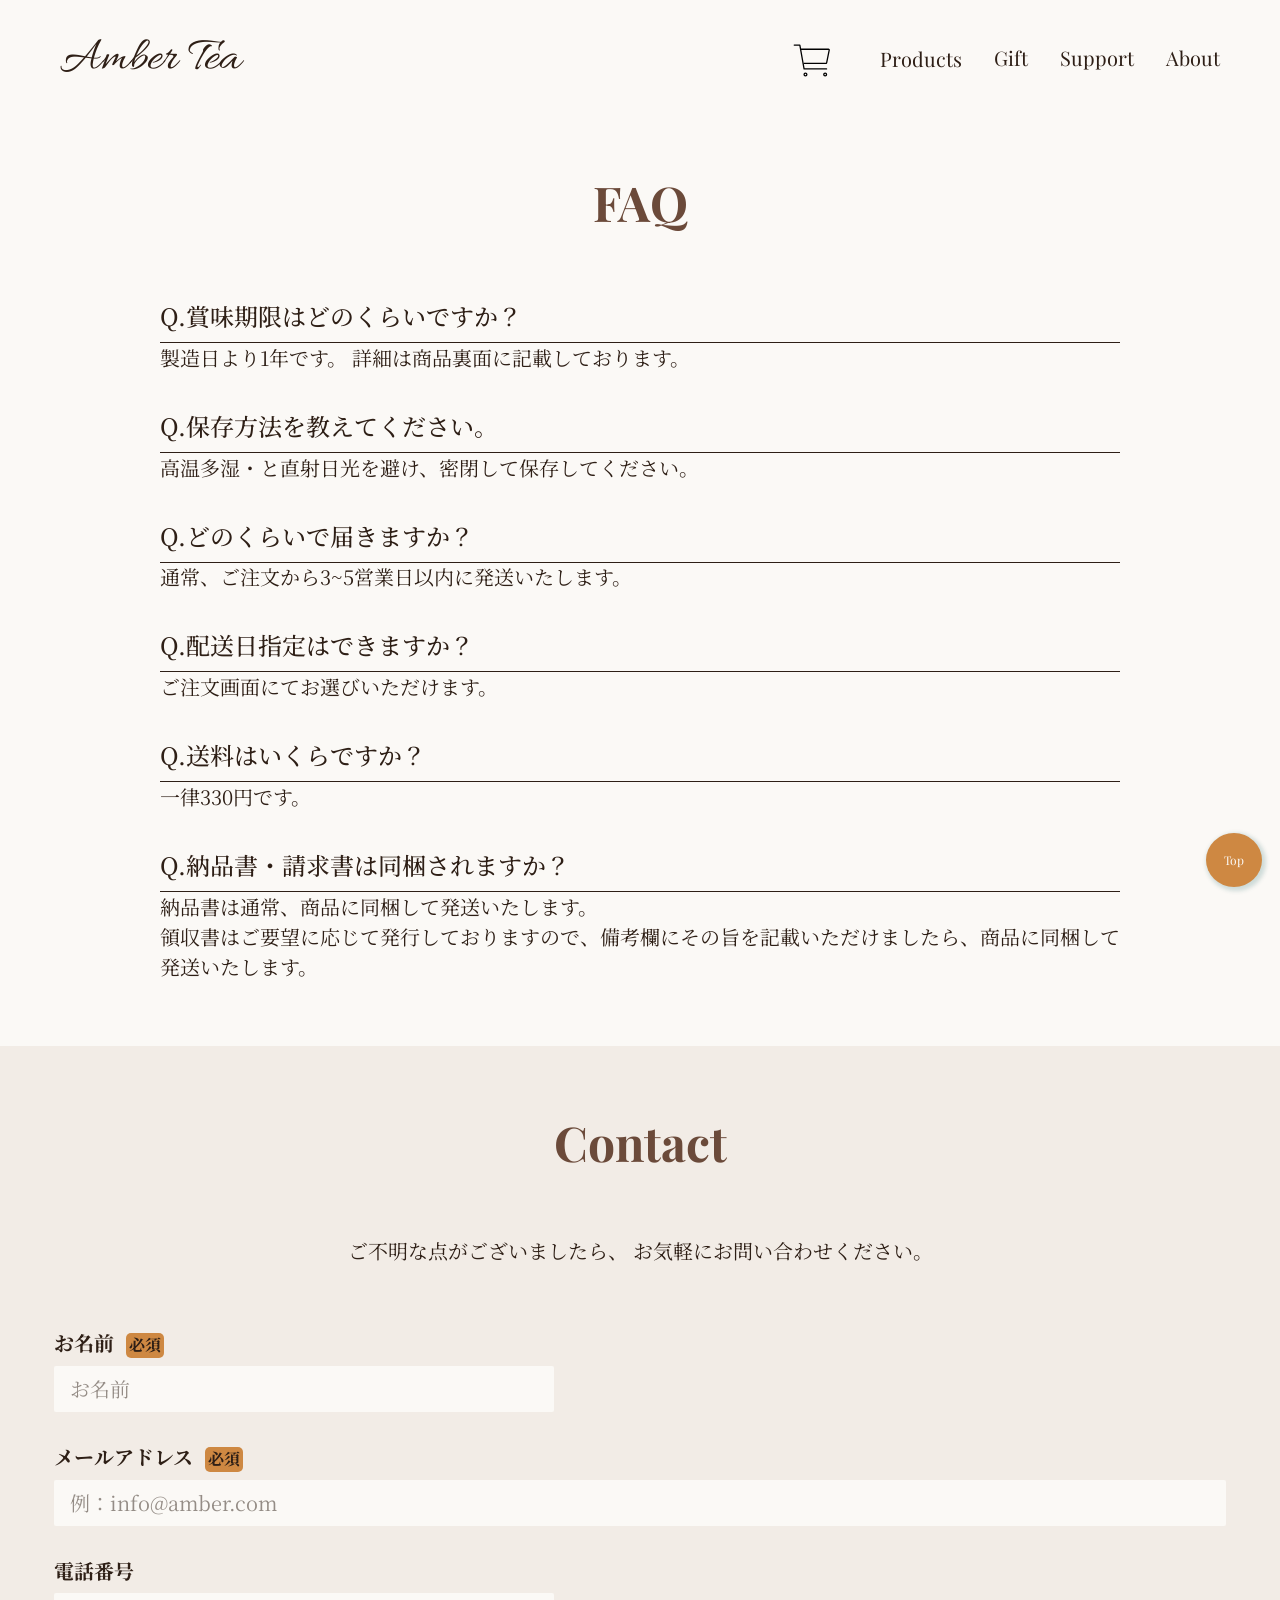
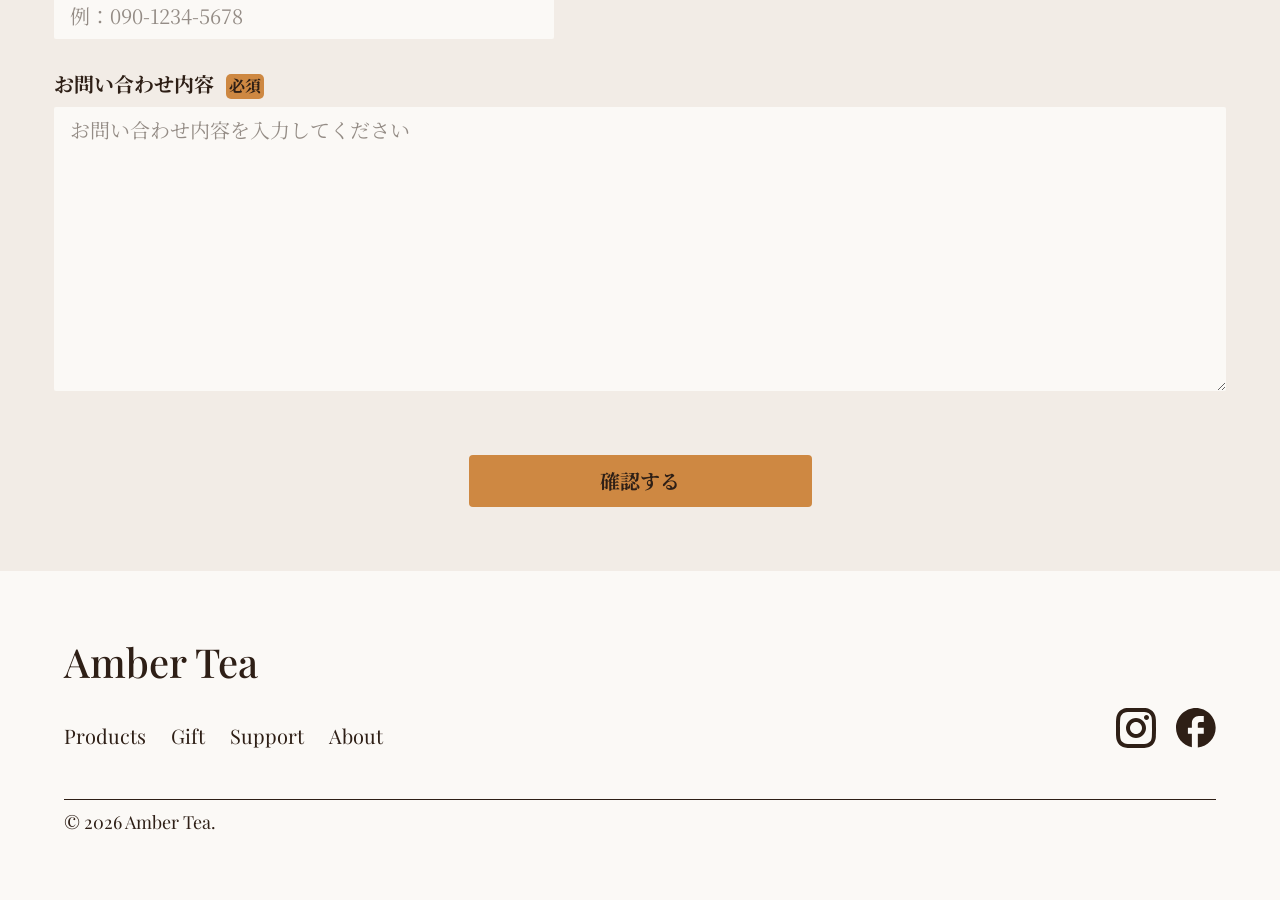
<file: support.html>
<!DOCTYPE html>
<html lang="ja">
<head prefix="og: https://ogp.me/ns#">
    <meta charset="UTF-8">
    <meta name="viewport" content="width=device-width, initial-scale=1.0">
    <meta name="description" content="わたしに戻る、ひととき。">
    <!-- ogp -->
    <meta property="og:url" content="https://ambertea.co.jp/">
    <meta property="og:type" content="website">
    <meta property="og:title" content="Amber Tea">
    <meta property="og:description" content="わたしに戻る、ひととき。">
    <meta property="og:site_name" content="Amber Tea">
    <meta property="og:image" content="https://ambertea.co.jp/assets/images/ogp.png">

    <!-- favicon apple-touch-icon  -->
    <link rel="shortcut icon" href="assets/images/favicon.ico">
    <link rel="apple-touch-icon" sizes="180x180" href="assets/images/apple-touch-icon.png">
    <link rel="icon" type="image/png" href="assets/images/android-chrome-256x256.png">
    <title>Amber Tea</title>

    <!-- web font -->
    <link rel="preconnect" href="https://fonts.googleapis.com">
    <link rel="preconnect" href="https://fonts.gstatic.com" crossorigin>
    <link href="https://fonts.googleapis.com/css2?family=Allura&family=Noto+Serif+JP:wght@400..700&family=Playfair+Display:wght@400..700&display=swap" rel="stylesheet">

    <!-- css -->
     <link rel="stylesheet" href="assets/css/destyle.css">
     <link rel="stylesheet" href="assets/css/common.css">
     <link rel="stylesheet" href="assets/css/support.css">
</head>
<body>
    <div id="container" class="container">
        <header class="header">
            <div class="header__logo">
                <h1 class="header__topic"><a href="index.html">Amber Tea</a></h1>
                <img class="cart" src="assets/images/famicons_cart-outline.svg" alt="">
            </div>
            <nav class="nav">
                    <div class="nav__header">
                        <p class="nav__topic"><a href="index.html">Amber Tea</a></p>
                        <div class="nav__logo">
                            <img class="cart" src="assets/images/famicons_cart-outline_white.svg" alt="">
                            <img class="nav__btn" src="assets/images/×.svg" alt="">
                        </div>
                    </div>
                <div class="nav__list">
                    <div class="nav__pro__pc">
                            <a href="index.html#products">Products</a>
                    </div>
                    <details class="nav__products">
                        <summary class="nav__pro">
                            <span class="navBox__header">Products</span>
                            <span class="nav__arrow"></span>
                        </summary>
                        
                        <div class="nav__box">
                                <div class="nav__box__item"><a href="blend.html">Amber Blend</a></div>
                                <div class="nav__box__item"><a href="index.html#products">Soft Morning</a></div>
                                <div class="nav__box__item"><a href="index.html#products">Relax Evening</a></div>
                        </div>
                    </details>
                    <p class="nav__item"><a href="gift.html">Gift</a></p>
                    <p class="nav__item"><a href="support.html">Support</a></p>
                    <p class="nav__item"><a href="index.html#about">About</a></p>
                </div>   
            </nav> 
            <!-- .header__btn -->
             <img class="header__btn" src="assets/images/menu.svg" alt="">
        </header>
        <main class="main">
            <section id="faq" class="section section--faq">
                <h2 class="title">FAQ</h2>
                <ul class="faq__list">
                    <li class="faq__item">
                        <p class="faq__header">Q.賞味期限はどのくらいですか？</p>
                        <div class="faq__line"></div>
                        <p class="faq__txt">
                            製造日より1年です。<br class="pcBr">
                            詳細は商品裏面に記載しております。
                        </p>
                    </li>
                    <li class="faq__item">
                        <p class="faq__header">Q.保存方法を教えてください。</p>
                        <div class="faq__line"></div>
                        <p class="faq__txt">高温多湿・と直射日光を避け、密閉して保存してください。</p>
                    </li>
                    <li class="faq__item">
                        <p class="faq__header">Q.どのくらいで届きますか？</p>
                        <div class="faq__line"></div>
                        <p class="faq__txt">通常、ご注文から3~5営業日以内に発送いたします。</p>
                    </li>
                    <li class="faq__item">
                        <p class="faq__header">Q.配送日指定はできますか？</p>
                        <div class="faq__line"></div>
                        <p class="faq__txt">ご注文画面にてお選びいただけます。</p>
                    </li>
                    <li class="faq__item">
                        <p class="faq__header">Q.送料はいくらですか？</p>
                        <div class="faq__line"></div>
                        <p class="faq__txt">一律330円です。</p>
                    </li>
                    <li class="faq__item">
                        <p class="faq__header">Q.納品書・請求書は同梱されますか？</p>
                        <div class="faq__line"></div>
                        <p class="faq__txt">
                            納品書は通常、商品に同梱して発送いたします。<br>
                            領収書はご要望に応じて発行しておりますので、備考欄にその旨を記載いただけましたら、商品に同梱して発送いたします。
                        </p>
                    </li>
                </ul>
            </section>
            <section id="contact" class="section section--contact">
                <h2 class="title">Contact</h2>
                <p class="contact__txt">
                    ご不明な点がございましたら、<br class="pcBr">
                    お気軽にお問い合わせください。
                </p>
                <form action="#" method="post" class="form">
                    <section class="form__parts">
                        <h3 class="contact__title contact__title--required">お名前</h3>
                        <div class="group group--name">
                            <input type="text" name="name" placeholder="お名前">
                        </div>
                    </section>
                    <section class="form__parts">
                        <h3 class="contact__title contact__title--required">メールアドレス</h3>
                        <div class="group">
                            <input type="text" name="mail" placeholder="例：info@amber.com">
                        </div>
                    </section>
                    <section class="form__parts">
                        <h3 class="contact__title">電話番号</h3>
                        <div class="group group--phone">
                            <input type="text" name="phone" placeholder="例：090-1234-5678">
                        </div>
                    </section>
                    <section class="form__parts">
                        <h3 class="contact__title contact__title--required">お問い合わせ内容</h3>
                        <div class="group group--contact">
                            <textarea class="group__textArea" name="detail" placeholder="お問い合わせ内容を入力してください"></textarea>
                        </div>
                    </section>
                    <div class="form__parts form__parts--submit">
                            <button class="btn btn--form" type="submit">確認する</button>
                        </div>
                </form>
            </section>
        </main>
        <footer class="footer">
            <div class="footer__group">
                <h2 class="footer__topic">Amber Tea</h2>
                <div class="footer__content"> 
                    <nav class="menu">
                            <ul class="menu__list">
                                <li class="menu__item"><a href="index.html#products">Products</a></li>
                                <li class="menu__item"><a href="gift.html">Gift</a></li>
                                <li class="menu__item"><a href="support.html">Support</a></li>
                                <li class="menu__item"><a href="index.html#about">About</a></li>
                            </ul> 
                    </nav>
                    <ul class="sns">
                        <li class="sns__item"><a href="#"><img src="assets/images/Instagram.svg" alt=""></a></li>
                        <li class="sns__item"><a href="#"><img src="assets/images/facebook.svg" alt=""></a></li>
                    </ul>
                </div>
            </div>
            <div class="end">
                <div class="end__line"></div>
                <p class="copy"><small>&copy; 2026 Amber Tea.</small></p>
            </div>
            <!-- page top-->
            <a class="topBtn" href="#">Top</a>
        </footer>
    </div>
    <script src="https://code.jquery.com/jquery-3.7.0.min.js" integrity="sha256-2Pmvv0kuTBOenSvLm6bvfBSSHrUJ+3A7x6P5Ebd07/g=" crossorigin="anonymous"></script>
    <script src="assets/js/main.js"></script>
    
</body>
</html>
</file>
<file: assets/css/destyle.css>
/*! destyle.css v4.0.0 | MIT License | https://github.com/nicolas-cusan/destyle.css */

/* Reset box-model and set borders */
/* ============================================ */

*,
::before,
::after {
  box-sizing: border-box;
  border-style: solid;
  border-width: 0;
}

/* Document */
/* ============================================ */

/**
 * 1. Correct the line height in all browsers.
 * 2. Prevent adjustments of font size after orientation changes in iOS.
 * 3. Remove gray overlay on links for iOS.
 */

html {
  line-height: 1.15; /* 1 */
  -webkit-text-size-adjust: 100%; /* 2 */
  -webkit-tap-highlight-color: transparent; /* 3*/
}

/* Sections */
/* ============================================ */

/**
 * Remove the margin in all browsers.
 */

body {
  margin: 0;
}

/**
 * Render the `main` element consistently in IE.
 */

main {
  display: block;
}

/* Vertical rhythm */
/* ============================================ */

p,
table,
blockquote,
address,
pre,
iframe,
form,
figure,
dl {
  margin: 0;
}

/* Headings */
/* ============================================ */

h1,
h2,
h3,
h4,
h5,
h6 {
  font-size: inherit;
  font-weight: inherit;
  margin: 0;
}

/* Lists (enumeration) */
/* ============================================ */

ul,
ol {
  margin: 0;
  padding: 0;
  list-style: none;
}

/* Lists (definition) */
/* ============================================ */

dt {
  font-weight: bold;
}

dd {
  margin-left: 0;
}

/* Grouping content */
/* ============================================ */

/**
 * 1. Add the correct box sizing in Firefox.
 * 2. Show the overflow in Edge and IE.
 */

hr {
  box-sizing: content-box; /* 1 */
  height: 0; /* 1 */
  overflow: visible; /* 2 */
  border-top-width: 1px;
  margin: 0;
  clear: both;
  color: inherit;
}

/**
 * 1. Correct the inheritance and scaling of font size in all browsers.
 * 2. Correct the odd `em` font sizing in all browsers.
 */

pre {
  font-family: monospace, monospace; /* 1 */
  font-size: inherit; /* 2 */
}

address {
  font-style: inherit;
}

/* Text-level semantics */
/* ============================================ */

/**
 * Remove the gray background on active links in IE 10.
 */

a {
  background-color: transparent;
  text-decoration: none;
  color: inherit;
}

/**
 * 1. Remove the bottom border in Chrome 57-
 * 2. Add the correct text decoration in Chrome, Edge, IE, Opera, and Safari.
 */

abbr[title] {
  text-decoration: underline dotted; /* 2 */
}

/**
 * Add the correct font weight in Chrome, Edge, and Safari.
 */

b,
strong {
  font-weight: bolder;
}

/**
 * 1. Correct the inheritance and scaling of font size in all browsers.
 * 2. Correct the odd `em` font sizing in all browsers.
 */

code,
kbd,
samp {
  font-family: monospace, monospace; /* 1 */
  font-size: inherit; /* 2 */
}

/**
 * Add the correct font size in all browsers.
 */

small {
  font-size: 80%;
}

/**
 * Prevent `sub` and `sup` elements from affecting the line height in
 * all browsers.
 */

sub,
sup {
  font-size: 75%;
  line-height: 0;
  position: relative;
  vertical-align: baseline;
}

sub {
  bottom: -0.25em;
}

sup {
  top: -0.5em;
}

/* Replaced content */
/* ============================================ */

/**
 * Prevent vertical alignment issues.
 */

svg,
img,
embed,
object,
iframe {
  vertical-align: bottom;
}

/* Forms */
/* ============================================ */

/**
 * Reset form fields to make them styleable.
 * 1. Make form elements stylable across systems iOS especially.
 * 2. Inherit text-transform from parent.
 */

button,
input,
optgroup,
select,
textarea {
  -webkit-appearance: none; /* 1 */
  appearance: none;
  vertical-align: middle;
  color: inherit;
  font: inherit;
  background: transparent;
  padding: 0;
  margin: 0;
  border-radius: 0;
  text-align: inherit;
  text-transform: inherit; /* 2 */
}

/**
 * Correct cursors for clickable elements.
 */

button,
[type="button"],
[type="reset"],
[type="submit"] {
  cursor: pointer;
}

button:disabled,
[type="button"]:disabled,
[type="reset"]:disabled,
[type="submit"]:disabled {
  cursor: default;
}

/**
 * Improve outlines for Firefox and unify style with input elements & buttons.
 */

:-moz-focusring {
  outline: auto;
}

select:disabled {
  opacity: inherit;
}

/**
 * Remove padding
 */

option {
  padding: 0;
}

/**
 * Reset to invisible
 */

fieldset {
  margin: 0;
  padding: 0;
  min-width: 0;
}

legend {
  padding: 0;
}

/**
 * Add the correct vertical alignment in Chrome, Firefox, and Opera.
 */

progress {
  vertical-align: baseline;
}

/**
 * Remove the default vertical scrollbar in IE 10+.
 */

textarea {
  overflow: auto;
}

/**
 * Correct the cursor style of increment and decrement buttons in Chrome.
 */

[type="number"]::-webkit-inner-spin-button,
[type="number"]::-webkit-outer-spin-button {
  height: auto;
}

/**
 * Correct the outline style in Safari.
 */

[type="search"] {
  outline-offset: -2px; /* 1 */
}

/**
 * Remove the inner padding in Chrome and Safari on macOS.
 */

[type="search"]::-webkit-search-decoration {
  -webkit-appearance: none;
}

/**
 * 1. Correct the inability to style clickable types in iOS and Safari.
 * 2. Fix font inheritance.
 */

::-webkit-file-upload-button {
  -webkit-appearance: button; /* 1 */
  font: inherit; /* 2 */
}

/**
 * Fix appearance for Firefox
 */
[type="number"] {
  -moz-appearance: textfield;
}

/**
 * Clickable labels
 */

label[for] {
  cursor: pointer;
}

/* Interactive */
/* ============================================ */

/*
 * Add the correct display in Edge, IE 10+, and Firefox.
 */

details {
  display: block;
}

/*
 * Add the correct display in all browsers.
 */

summary {
  display: list-item;
}

/*
 * Remove outline for editable content.
 */

[contenteditable]:focus {
  outline: auto;
}

/* Tables */
/* ============================================ */

/**
1. Correct table border color inheritance in all Chrome and Safari.
*/

table {
  border-color: inherit; /* 1 */
  border-collapse: collapse;
}

caption {
  text-align: left;
}

td,
th {
  vertical-align: top;
  padding: 0;
}

th {
  text-align: left;
  font-weight: bold;
}
</file>
<file: assets/css/common.css>
@charset "utf-8";

/* =====================================
common
===================================== */
:root {
    --primary-beige:#FBF9F6;
    --primary-darkbeige:#F2ECE6;
    --primary-black:#2E1F16;
    --primary-brown:#6B4A3A;
    --primary-amber:#CE8842;
    --contentWidth: 91.4%;
    --contentPadding: 4.2%;
}

html {
    font-size: 62.5%;
}

body {
    font-family: 
        'Noto Serif JP',
        'Playfair Display',
        'Allura',
        sans-serif;
    font-style: normal;
    color: var(--primary-black);
    background-color: var(--primary-beige);
    line-height: 1.5;
}

img {
    max-width: 100%;
    height: auto;
}

.topic {
    color: var(--primary-brown);
    font-family: "Playfair Display";
    font-size: 2.4rem;
    font-weight: 700;
    line-height: 1;
    margin: 0 auto;
    padding-left: 9px;
    max-width: 375px;
}

.page {
    display: block;
    margin-top: 12px;
    align-items: center;
}

.page__tex {
    font-size: 1.8rem;
    font-weight: 500;
    line-height: normal;
}

.page__right {
    width: 11px;
    height: 11px;
    margin-left: 60px;
    margin-bottom: 7px;
}

.page__line {
    content: '';
    display: block;
    max-width: 224px;
    height: 0.8px;
    background-color: var(--primary-brown);
}

.btn {
    display: block;
    border-radius: 4px;
    background: var(--primary-amber);
    padding: 16px 32px;
    text-align: center;
    font-size: 2rem;
    font-weight: 700;
    line-height: 1;
    position: relative;
    transition: 0.4s;
}

.btn:hover {
    opacity: 0.5;
}

/* common pc */
@media screen and (min-width: 769px) {
    .topic {
        font-size: 4.8rem;
        max-width: none;
        padding-left: 30px;
    }

    .page {
        margin-top: 44px;
        gap: 98px;
    }

    .page__tex {
        font-size: 2.4rem;
    }

    .page__right {
        width: 20px;
        height: 24px;
    }

    .page__line {
        max-width: 310px;
    }
}

/* =====================================
header
===================================== */
.header {
    display: flex;
    height: 64px;
    padding-left: 15px;
    justify-content: space-between;
    align-items: center;
    gap: 15px;
}

.header__logo {
    padding-top: 14px;
    display: flex;
    width: 100%;
    justify-content: space-between;
    align-items: center;
}

.header__topic,
.nav__topic {
    font-family: Allura;
    font-size: 4rem;
    line-height: 1;
}

.header__topic a,
.nav__topic a {
    display: flex;
    align-items: center;
}

.header__topic img,
.nav__topic img {
    width: 35px;
    height: 35px;
    margin: 0 auto;
}

/* .nav初期表示 */
.nav {
    background: rgba(206, 136, 66, 0.97);
    width: 100%;
    height: 100vh;
    position: fixed;
    top: 0;
    left: 0;
    z-index: 100;
    transform: translateX(-100%);
    transition: trasform 0.4s;
}

.nav__header {
    padding:4.2%;
    display: flex;
    justify-content: space-between;
    align-items: center;
}

.nav__topic {
    color: var(--primary-beige);
}

.nav__logo {
    display: flex;
    align-items: center;
    gap: 18px;
}

.cart {
    width: 35px;
    height: 35px;
    aspect-ratio: 1/1;
}

.nav__btn {
    width: 30px;
    height: 30px;
}

.nav__list {
    margin-top: 30px;
}

.nav__pro {
    display: flex;
    align-items: center;
    cursor: pointer;
    padding: 6px 0;
}

.nav__pro__pc {
    display: none;
}

.navBox__header {
    color: var(--primary-beige);
    text-align: center;
    font-family: "Playfair Display";
    font-size: 2rem;
    font-weight: 400;
    display: flex;
    align-items: center;
}

.navBox__header::before {
    content: '';
    display: inline-block;
    width: 35px;
    height: 2px;
    background-color: var(--primary-beige);
    margin-right: 8px;
}

.nav__arrow {
    position: relative;
    flex: 0 0 12px;
    height: 12px;
    border-right: 2px solid var(--primary-beige); 
    border-bottom: 2px solid var(--primary-beige); 
    transform: rotate(45deg);
    transition: transform 0.3s ease, margin-top 0.3s ease;
    margin-top: -2px;
    margin-left: 10px;  
}

details[open] .nav__arrow {
    transform: rotate(225deg);
    margin-top: 4px;
}


.nav__box {
    display: block;
    align-items: flex-start;
    padding: 20px 0  0 42px;
}

.nav__box__item {
    color: var(--primary-beige);
    font-family: "Playfair Display";
    font-size: 2rem;
    font-weight: 400;
    display: flex;
    align-items: center;
    margin-top: 40px;
}

.nav__box__item:first-of-type {
    margin-top: 20px;
}

.nav__box__item::before {
    content: '';
    display: inline-block;
    width: 35px;
    height: 2px;
    background-color: var(--primary-beige);
    margin-right: 8px;
}

.nav__item {
    color: var(--primary-beige);
    font-family: "Playfair Display";
    font-size: 2rem;
    font-weight: 400;
    display: flex;
    align-items: center;
    margin-top: 40px;
}

.nav__item::before {
    content: '';
    display: inline-block;
    width: 35px;
    height: 2px;
    background-color: var(--primary-beige);
    margin-right: 8px;
}

.nav__item:last-of-type {
    margin-bottom: 103px;
}

/* .nav.active表示 */
.nav.active {
    transform: translateX(0);
}

.header__btn {
    display: block;
    width: 64px;
    height: 64px;
}

/* header pc */
@media screen and (min-width: 769px) {
    .header {
        max-width: 1280px;
        height: 106px;
        margin: 0 auto;
        padding: 30px 60px;
        align-items: center;
    }

    .header__logo {
        display: flex;
        justify-content: space-between;
        align-items: center;
        margin-right: 30px;
    }

    .header__topic {
        font-size: 4.8rem;
    }

    .cart {
        width: 45px;
        height: 45px;
    }

    .nav__header {
        display: none;
    }

    .nav {
        background: transparent;
        width: auto;
        height: auto;
        position: static;
        padding: 0;
        transform: translateX(0);
        align-items: center;
        }

    .nav__list {
        display: flex;
        align-items: center;
        gap: 32px;
        margin-top: 10px;
    }

    .nav__products   {
        display: none;
    }

    .nav__pro__pc {
        display: flex;
            color: var(--, #2E1F16);
        font-family: "Playfair Display";
        font-size: 2rem;
        font-style: normal;
        font-weight: 400;
        line-height: normal;
    }

    .nav__box {
        display: none;
    }

    .nav__item {
        font-size: 2rem;
        color: var(--primary-black);
        margin: 0;
    }

    .nav__item:last-of-type {
        margin: 0;
    }

    .nav__item::before {
        display: none;
    }

    .header__btn {
        display: none;
    }
}

/* pc 769px */

/* =====================================
Footer
===================================== */
.footer {
    padding: 40px 4.2% 0;
}

.footer__topic {
    font-family: "Playfair Display";
    font-size: 2rem;
    font-style: normal;
    font-weight: 500;
    line-height: normal;
}

.menu__list {
    margin-top: 20px;
}

.menu__item {
    font-family: "Playfair Display";
    font-size: 1.4rem;
    font-style: normal;
    line-height: normal;
    margin-top: 14px;
}

.sns {
    display: flex;
    align-items: center;
    gap: 12px;
    margin-top: 20px;
}

.sns__item img {
    width: 20px;
    height: 20px;
}

.end {
    margin-top: 50px;
    padding: 0px;
}

.end__line {
    content: '';
    display: block;
    height: 0.5px;
    background-color: var(--primary-black);
}

.copy {
    margin-top: 10px;
}   

.copy small {
    font-family: "Playfair Display";
    font-size: 1.2rem;
}


.topBtn {
    display: inline-block;
    padding: 18px;
    border-radius: 50%;
    background-color: var(--primary-amber);
    color: var(--primary-beige);
    font-size: 1.2rem;
    font-family: "Playfair Display";
    box-shadow: 2px 2px 4px 2px rgba(29, 101, 101, 0.2);
    position: fixed;
    bottom: 1.4%;
    right: 1.4%;
}

/* Footer pc */
@media screen and (min-width: 769px) {
    .footer {
        padding: 64px;
    }

    .footer__group {
        max-width: 1280px;
        margin: 0 auto;
    }

    .footer__topic {
        font-size: 4rem;
    }

    .footer__content {
        margin-top: 20px;
        display: flex;
        justify-content: space-between;
        align-items: center;
    }

    .menu__list {
        display: flex;
        align-items: center;
        gap: 25px;
        margin-top: 0;
    }

    .menu__item {
        font-size: 2rem;
    }

    .sns {
        margin-top: 0;
        align-items: center;
        gap: 20px;
    }

    .sns__item img {
        width: 40px;
        height: 40px;
    }

    .copy small {
        font-size: 1.8rem;
    }
}

/* pc 769px */
</file>
<file: assets/css/support.css>
@charset "utf-8";

/* =====================================
faq
===================================== */
.section--faq {
    padding: 20px var(--contentPadding);
}

.title {
    color: var(--primary-brown);
    text-align: center;
    font-family: "Playfair Display";
    font-size: 2.4rem;
    font-weight: 700;
    line-height: normal;
}

.faq__list {
    display: flex;
    flex-direction: column;
    align-items: center;
}

.faq__item {
    margin-top: 20px;
    width: 100%;
    max-width: 343px;
}

.faq__header {
    font-size: 1.6rem;
    font-weight: 500;
    line-height: normal;
}

.faq__line {
    content: '';
    display: block;
    height: 0.8px;
    background-color: var(--primary-black);
    margin-top: 5px;
}

.faq__txt {
    font-size: 1.4rem;
    line-height: 1.5; /* 21px */
}

/* Faq pc */
@media screen and (min-width:769px) {
    .section--faq {
        padding: 64px var(--contentPadding);
    }

    .title {
        font-size: 4.8rem;
    }

    .faq__item {
        margin-top: 35px;
        max-width: 960px;
    }

    .faq__item:first-of-type {
        margin-top: 64px;
    }

    .faq__header {
        font-size: 2.4rem;
    }

    .faq__line {
        margin-top: 9px;
    }

    .faq__txt {
        font-size: 2rem;
    }

    .pcBr {
        display: none;
    }
}

/* pc 769px */

/* =====================================
Contact
===================================== */
.section--contact {
    padding: 20px var(--contentPadding);
    background-color: var(--primary-darkbeige);
}

.contact__txt {
    font-size: 1.4rem;
    line-height: 1.5; /* 21px */
    margin-top: 28px;
    width: 100%;
    text-align: center;
}

.form {
    margin-top: 28px;
}

.form__parts {
    display: block;
    margin-top: 24px;
}

.form__parts:first-of-type {
    margin-top: 0;
}

.contact__title {
    font-size: 1.4rem;
    font-weight: 700;
    line-height: normal;
    align-items: center;
}

.contact__title--required::after {
    display: inline-block;
    content: '必須';
    height: 18px;
    width: 34px;
    text-align: center;
    background-color: var(--primary-amber);
    font-size: 1.2rem;
    border-radius: 5px;
    margin-left: 12px;
}

.group {
    margin-top: 8px;
}

input[type="text"],
.group__textArea {
    display: block;
    width: 100%;
    padding: 8px 16px;
    border-radius: 2px;
    background: var(--primary-beige);
    font-size: 1.4rem;
}

input[type="text"]:focus,
.group__textArea:focus {
    outline: solid 1px var(--primary-brown);
}

::placeholder {
    color: rgba(46, 31, 22, 0.50);
}

.group__textArea {
    min-height: 117px;
}

.form__parts--submit {
    display: flex;
    justify-content: center;
    align-items: center;
}

.btn--form {
    display: flex;
    justify-content: center;
    align-items: center;
    max-width: 343px;
    width: 100%;
    margin-top: 28px;
}

/* Contact pc */
@media screen and (min-width: 769px) {
    .section--contact {
        padding: 64px var(--contentPadding);
    }

    .contact__txt {
        font-size: 2rem;
        line-height: 1.3; 
        margin-top: 64px;
    }

    .form {
        margin: 64px auto 0;
        max-width: 1280px;
    }

    .form__parts {
        margin-top: 30px;
    }

    .contact__title {
        font-size: 2rem;
    }

    .contact__title--required::after {
        font-size: 1.6rem;
        text-align: center;
        width: 38px;
        height: 25px;
    }

    input[type="text"],
    .group__textArea {
        font-size: 2rem;
    }
    
    .group--name,
    .group--phone {
        max-width: 500px;
    }

    .group__textArea {
        min-height: 284px;
    }

    .btn--form {
        margin-top: 64px;
}



}
</file>
